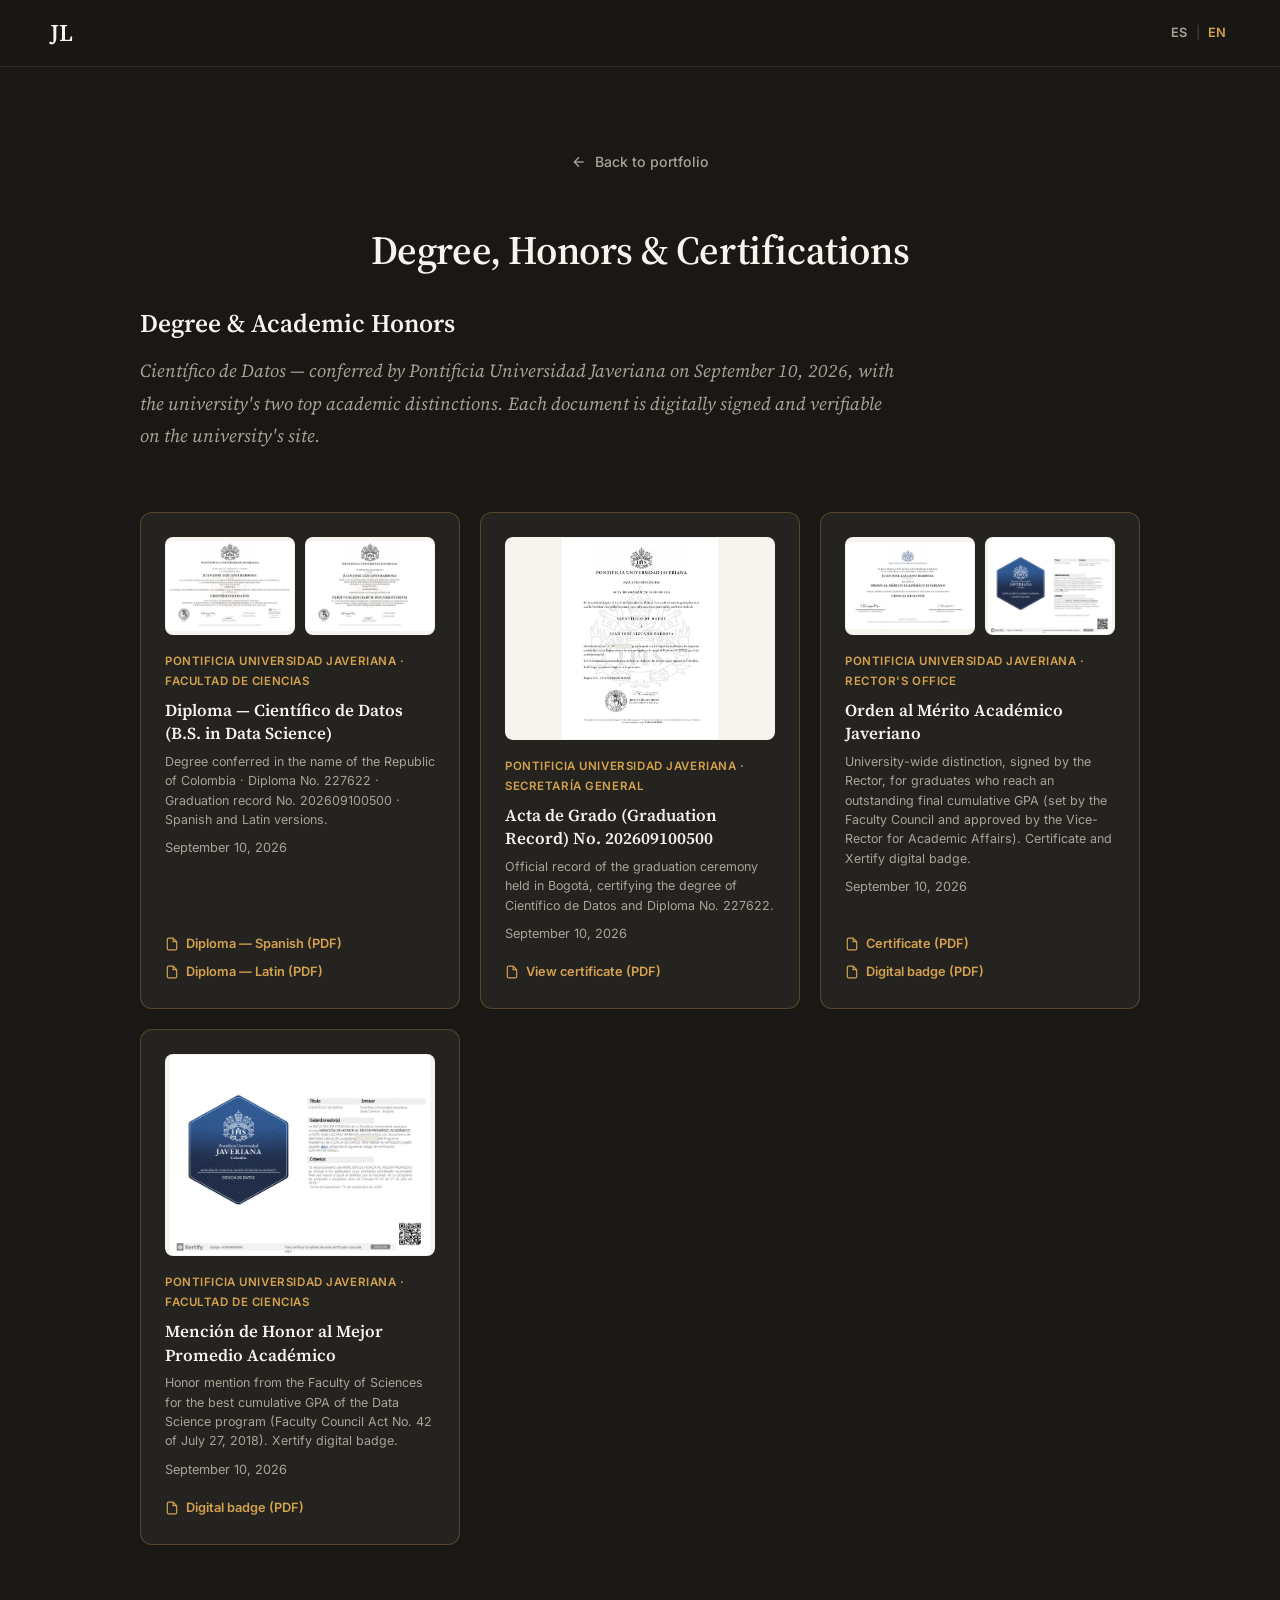
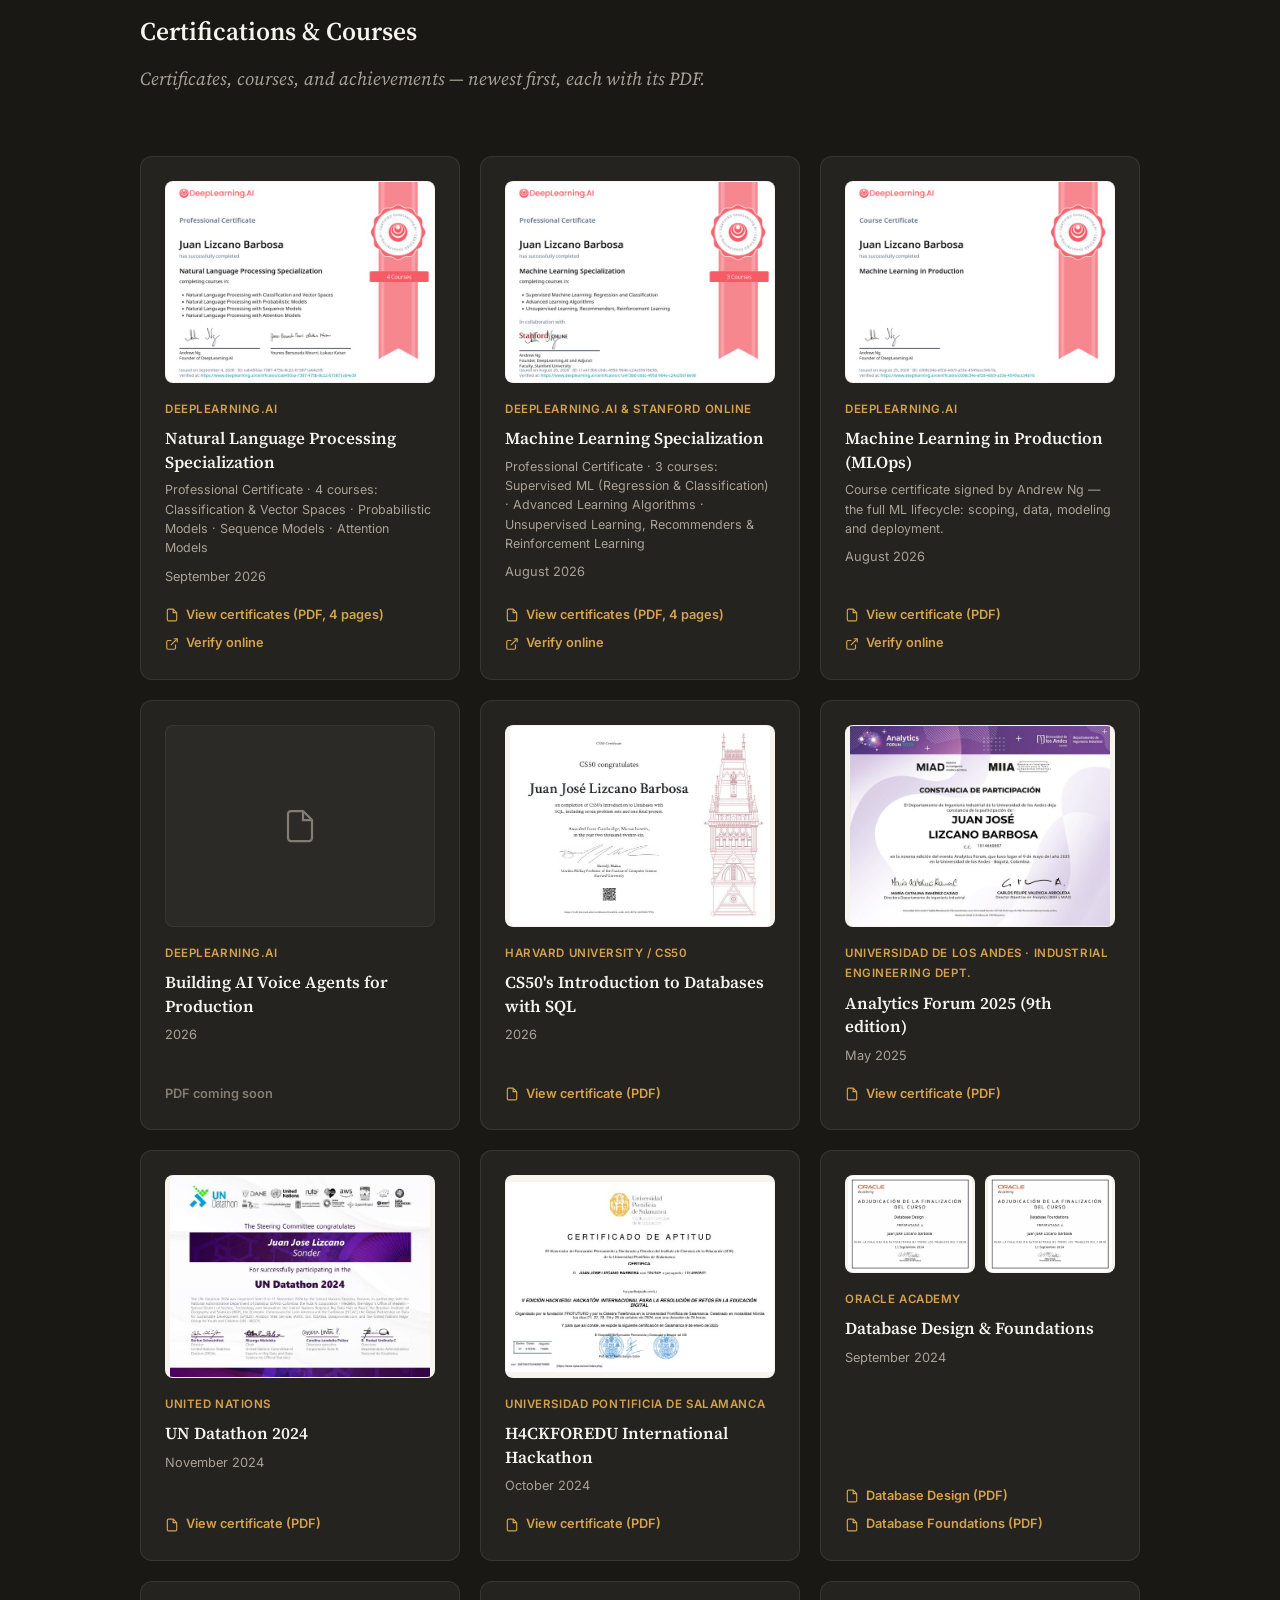
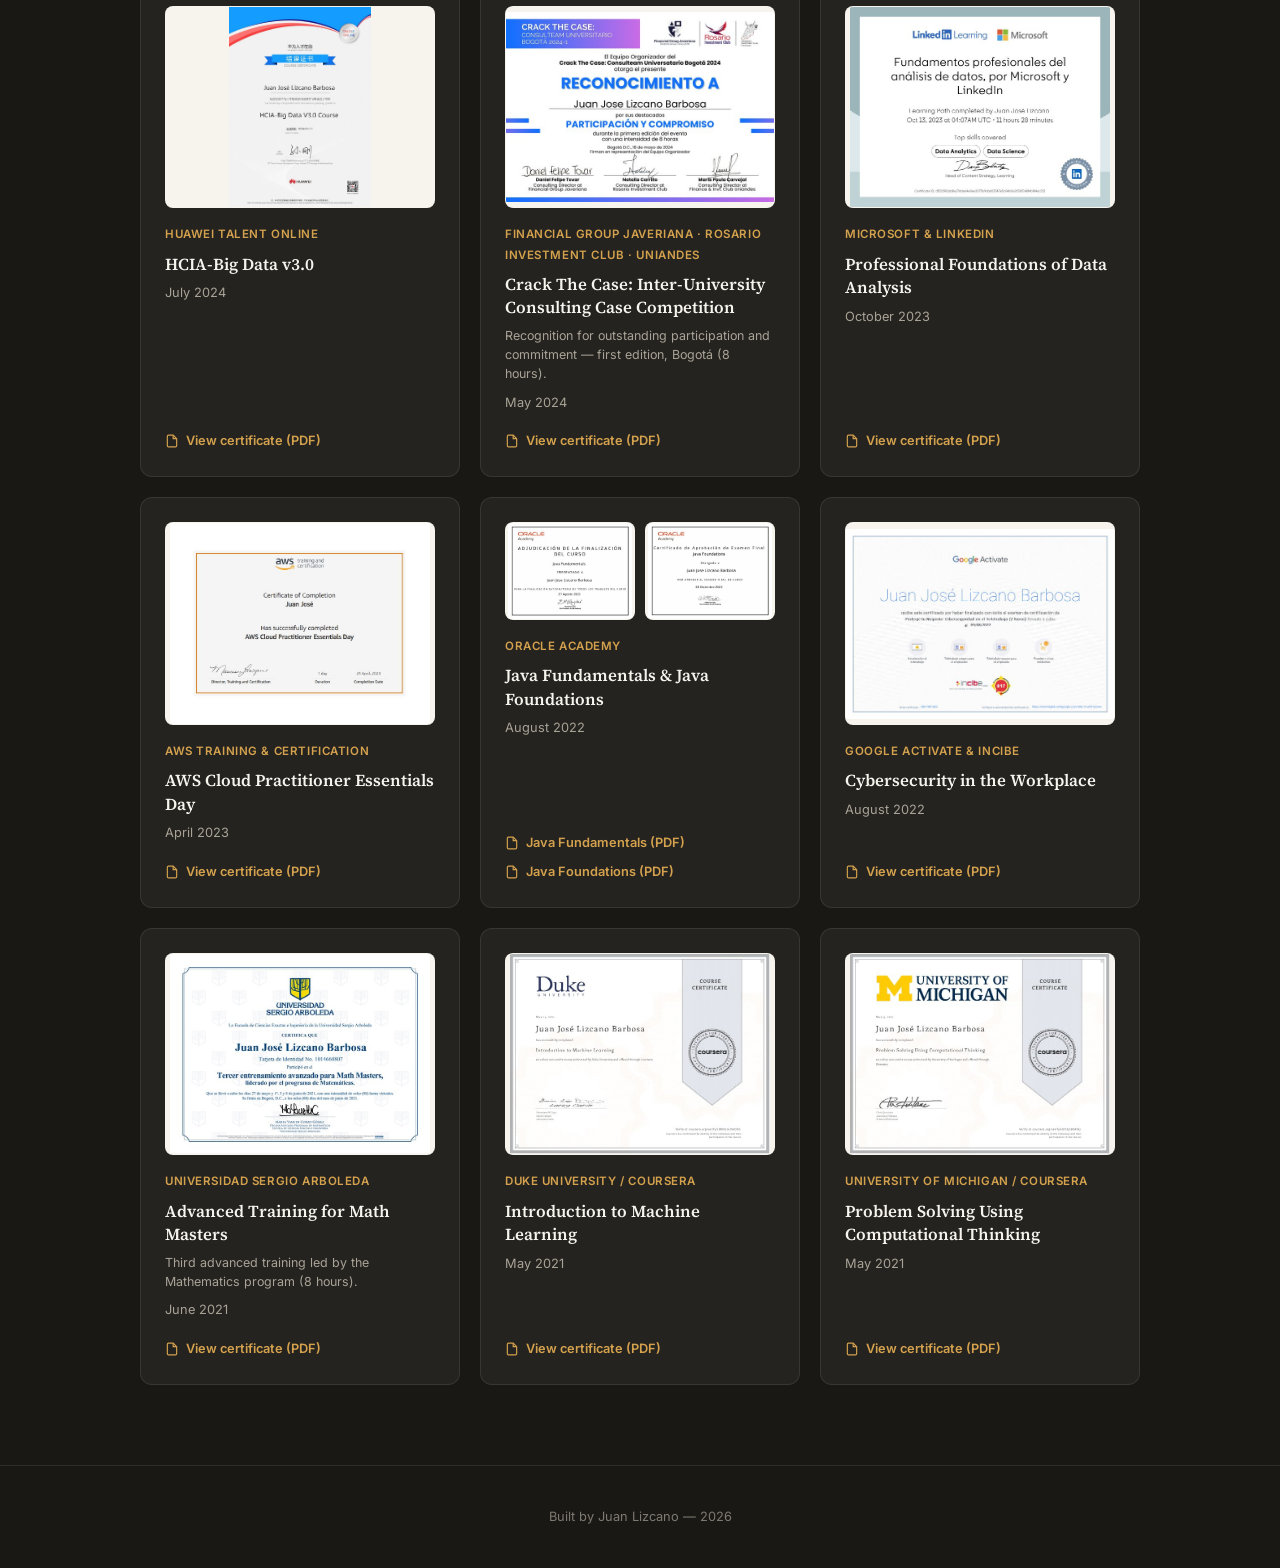
<file: certificados.html>
<!DOCTYPE html>
<html lang="en" class="no-js">
<head>
    <meta charset="UTF-8">
    <meta name="viewport" content="width=device-width, initial-scale=1.0">
    <title>Certifications & Courses | Juan Lizcano</title>
    <meta name="description" content="Certifications, courses, and achievements of Juan Lizcano Barbosa.">

    <!-- Favicon -->
    <link rel="icon" href="img/favicon.svg" type="image/svg+xml">
    <link rel="icon" type="image/png" sizes="32x32" href="img/favicon-32.png">
    <link rel="apple-touch-icon" href="img/apple-touch-icon.png">

    <!-- Google Fonts -->
    <link rel="preconnect" href="https://fonts.googleapis.com">
    <link rel="preconnect" href="https://fonts.gstatic.com" crossorigin>
    <link href="https://fonts.googleapis.com/css2?family=Inter:wght@400;500;600;700&family=Source+Serif+4:ital,opsz,wght@0,8..60,400;0,8..60,500;0,8..60,600;1,8..60,400&display=swap" rel="stylesheet">

    <!-- Styles -->
    <link rel="stylesheet" href="css/styles.css">
</head>
<body data-page="certs">

    <!-- Navigation (static, always solid) -->
    <nav id="navbar" class="scrolled">
        <a class="nav-logo" href="index.html">JL</a>
        <div class="nav-actions">
            <div class="lang-toggle" role="group" aria-label="Language / Idioma">
                <button type="button" class="lang-opt" data-lang="es">ES</button>
                <span class="lang-sep">|</span>
                <button type="button" class="lang-opt" data-lang="en">EN</button>
            </div>
        </div>
    </nav>

    <main class="main-container">
        <section id="certificates">
            <div class="content-wrapper">
                <a class="certs-back" href="index.html">
                    <svg width="16" height="16" viewBox="0 0 24 24" fill="none" stroke="currentColor" stroke-width="2"><line x1="19" y1="12" x2="5" y2="12"/><polyline points="12 19 5 12 12 5"/></svg>
                    <span data-i18n="certs.back">Back to portfolio</span>
                </a>

                <h2 data-i18n="certs.title">Degree, Honors &amp; Certifications</h2>

                <!-- ============================
                     DEGREE & ACADEMIC HONORS
                     Personal ID numbers are masked on the published copies.
                     ============================ -->
                <div id="honors" class="honors-block">
                    <h3 class="honors-title" data-i18n="honors.title">Degree &amp; Academic Honors</h3>
                    <p class="section-subtitle honors-subtitle" data-i18n="honors.subtitle">Científico de Datos — conferred by Pontificia Universidad Javeriana on September 10, 2026, with the university's two top academic distinctions. Each document is digitally signed and verifiable on the university's site.</p>

                    <div class="certs-grid honors-grid">
                        <div class="cert-card">
                            <div class="cert-thumb-row">
                                <a class="cert-thumb" href="honors/diploma-cientifico-de-datos.jpg" target="_blank" rel="noopener">
                                    <img src="honors/thumbs/diploma-cientifico-de-datos.jpg" alt="Diploma — Científico de Datos (Spanish)" width="640" height="448" loading="lazy">
                                </a>
                                <a class="cert-thumb" href="honors/diploma-latin.jpg" target="_blank" rel="noopener">
                                    <img src="honors/thumbs/diploma-latin.jpg" alt="Diploma — Peritus Scientiarum Documentorum (Latin)" width="640" height="448" loading="lazy">
                                </a>
                            </div>
                            <div class="cert-issuer">Pontificia Universidad Javeriana · Facultad de Ciencias</div>
                            <h4 data-i18n="honors.c1">Diploma — Científico de Datos (B.S. in Data Science)</h4>
                            <p class="cert-note" data-i18n="honors.n1">Degree conferred in the name of the Republic of Colombia · Diploma No. 227622 · Graduation record No. 202609100500 · Spanish and Latin versions.</p>
                            <div class="cert-date" data-i18n="honors.d1">September 10, 2026</div>
                            <a class="cert-pdf" href="honors/diploma-cientifico-de-datos.pdf" target="_blank" rel="noopener"><svg width="14" height="14" viewBox="0 0 24 24" fill="none" stroke="currentColor" stroke-width="2"><path d="M14 2H6a2 2 0 0 0-2 2v16a2 2 0 0 0 2 2h12a2 2 0 0 0 2-2V8z"/><polyline points="14 2 14 8 20 8"/></svg> <span data-i18n="honors.v1">Diploma — Spanish (PDF)</span></a>
                            <a class="cert-pdf" href="honors/diploma-latin.pdf" target="_blank" rel="noopener"><svg width="14" height="14" viewBox="0 0 24 24" fill="none" stroke="currentColor" stroke-width="2"><path d="M14 2H6a2 2 0 0 0-2 2v16a2 2 0 0 0 2 2h12a2 2 0 0 0 2-2V8z"/><polyline points="14 2 14 8 20 8"/></svg> <span data-i18n="honors.v2">Diploma — Latin (PDF)</span></a>
                        </div>

                        <div class="cert-card">
                            <a class="cert-thumb" href="honors/acta-de-grado.jpg" target="_blank" rel="noopener">
                                <img src="honors/thumbs/acta-de-grado.jpg" alt="Acta de Grado No. 202609100500 — graduation record" width="495" height="640" loading="lazy">
                            </a>
                            <div class="cert-issuer">Pontificia Universidad Javeriana · Secretaría General</div>
                            <h4 data-i18n="honors.c2">Acta de Grado (Graduation Record) No. 202609100500</h4>
                            <p class="cert-note" data-i18n="honors.n2">Official record of the graduation ceremony held in Bogotá, certifying the degree of Científico de Datos and Diploma No. 227622.</p>
                            <div class="cert-date" data-i18n="honors.d1">September 10, 2026</div>
                            <a class="cert-pdf" href="honors/acta-de-grado.pdf" target="_blank" rel="noopener"><svg width="14" height="14" viewBox="0 0 24 24" fill="none" stroke="currentColor" stroke-width="2"><path d="M14 2H6a2 2 0 0 0-2 2v16a2 2 0 0 0 2 2h12a2 2 0 0 0 2-2V8z"/><polyline points="14 2 14 8 20 8"/></svg> <span data-i18n="certs.view">View certificate (PDF)</span></a>
                        </div>

                        <div class="cert-card">
                            <div class="cert-thumb-row">
                                <a class="cert-thumb" href="honors/orden-merito-academico-certificado.jpg" target="_blank" rel="noopener">
                                    <img src="honors/thumbs/orden-merito-academico-certificado.jpg" alt="Orden al Mérito Académico Javeriano — certificate signed by the Rector" width="640" height="434" loading="lazy">
                                </a>
                                <a class="cert-thumb" href="honors/orden-merito-academico-badge.jpg" target="_blank" rel="noopener">
                                    <img src="honors/thumbs/orden-merito-academico-badge.jpg" alt="Orden al Mérito Académico Javeriano — Xertify digital badge" width="640" height="495" loading="lazy">
                                </a>
                            </div>
                            <div class="cert-issuer" data-i18n="honors.i3">Pontificia Universidad Javeriana · Rector's Office</div>
                            <h4>Orden al Mérito Académico Javeriano</h4>
                            <p class="cert-note" data-i18n="honors.n3">University-wide distinction, signed by the Rector, for graduates who reach an outstanding final cumulative GPA (set by the Faculty Council and approved by the Vice-Rector for Academic Affairs). Certificate and Xertify digital badge.</p>
                            <div class="cert-date" data-i18n="honors.d1">September 10, 2026</div>
                            <a class="cert-pdf" href="honors/orden-merito-academico-certificado.pdf" target="_blank" rel="noopener"><svg width="14" height="14" viewBox="0 0 24 24" fill="none" stroke="currentColor" stroke-width="2"><path d="M14 2H6a2 2 0 0 0-2 2v16a2 2 0 0 0 2 2h12a2 2 0 0 0 2-2V8z"/><polyline points="14 2 14 8 20 8"/></svg> <span data-i18n="honors.v3">Certificate (PDF)</span></a>
                            <a class="cert-pdf" href="honors/orden-merito-academico-badge.pdf" target="_blank" rel="noopener"><svg width="14" height="14" viewBox="0 0 24 24" fill="none" stroke="currentColor" stroke-width="2"><path d="M14 2H6a2 2 0 0 0-2 2v16a2 2 0 0 0 2 2h12a2 2 0 0 0 2-2V8z"/><polyline points="14 2 14 8 20 8"/></svg> <span data-i18n="honors.v4">Digital badge (PDF)</span></a>
                        </div>

                        <div class="cert-card">
                            <a class="cert-thumb" href="honors/mencion-honor-mejor-promedio-badge.jpg" target="_blank" rel="noopener">
                                <img src="honors/thumbs/mencion-honor-mejor-promedio-badge.jpg" alt="Mención de Honor al Mejor Promedio Académico — Xertify digital badge" width="640" height="495" loading="lazy">
                            </a>
                            <div class="cert-issuer">Pontificia Universidad Javeriana · Facultad de Ciencias</div>
                            <h4>Mención de Honor al Mejor Promedio Académico</h4>
                            <p class="cert-note" data-i18n="honors.n4">Honor mention from the Faculty of Sciences for the best cumulative GPA of the Data Science program (Faculty Council Act No. 42 of July 27, 2018). Xertify digital badge.</p>
                            <div class="cert-date" data-i18n="honors.d1">September 10, 2026</div>
                            <a class="cert-pdf" href="honors/mencion-honor-mejor-promedio-badge.pdf" target="_blank" rel="noopener"><svg width="14" height="14" viewBox="0 0 24 24" fill="none" stroke="currentColor" stroke-width="2"><path d="M14 2H6a2 2 0 0 0-2 2v16a2 2 0 0 0 2 2h12a2 2 0 0 0 2-2V8z"/><polyline points="14 2 14 8 20 8"/></svg> <span data-i18n="honors.v4">Digital badge (PDF)</span></a>
                        </div>
                    </div>
                </div>

                <h3 class="honors-title certs-title" data-i18n="certs.title2">Certifications &amp; Courses</h3>
                <p class="section-subtitle honors-subtitle" data-i18n="certs.subtitle">Certificates, courses, and achievements — newest first, each with its PDF.</p>

                <!--
                    To publish a certificate PDF:
                    1. Drop the file into the certs/ folder (e.g. certs/hcia-big-data.pdf).
                    2. Generate its thumbnail (first page, 640px wide) into certs/thumbs/:
                       pdftoppm -jpeg -jpegopt quality=82 -f 1 -l 1 -scale-to-x 640 -scale-to-y -1 certs/hcia-big-data.pdf certs/thumbs/hcia-big-data
                       mv certs/thumbs/hcia-big-data-1.jpg certs/thumbs/hcia-big-data.jpg
                    3. Replace the card's placeholder <div class="cert-thumb placeholder">…</div> with:
                       <a class="cert-thumb" href="certs/hcia-big-data.pdf" target="_blank" rel="noopener">
                           <img src="certs/thumbs/hcia-big-data.jpg" alt="HCIA-Big Data certificate" width="640" height="495" loading="lazy">
                       </a>
                       and the <span class="cert-pdf pending">…</span> with:
                       <a class="cert-pdf" href="certs/hcia-big-data.pdf" target="_blank" rel="noopener">
                           <span data-i18n="certs.view">View certificate (PDF)</span>
                       </a>
                -->
                <div class="certs-grid">
                    <div class="cert-card">
                        <a class="cert-thumb" href="certs/deeplearning-nlp-specialization.pdf" target="_blank" rel="noopener">
                            <img src="certs/thumbs/deeplearning-nlp-specialization.jpg" alt="Natural Language Processing Specialization certificate (DeepLearning.AI)" width="640" height="480" loading="lazy">
                        </a>
                        <div class="cert-issuer">DeepLearning.AI</div>
                        <h4 data-i18n="edu.cert12">Natural Language Processing Specialization</h4>
                        <p class="cert-note" data-i18n="edu.note12">Professional Certificate · 4 courses: Classification &amp; Vector Spaces · Probabilistic Models · Sequence Models · Attention Models</p>
                        <div class="cert-date" data-i18n="edu.cd12">September 2026</div>
                        <a class="cert-pdf" href="certs/deeplearning-nlp-specialization.pdf" target="_blank" rel="noopener"><svg width="14" height="14" viewBox="0 0 24 24" fill="none" stroke="currentColor" stroke-width="2"><path d="M14 2H6a2 2 0 0 0-2 2v16a2 2 0 0 0 2 2h12a2 2 0 0 0 2-2V8z"/><polyline points="14 2 14 8 20 8"/></svg> <span data-i18n="certs.view4">View certificates (PDF, 4 pages)</span></a>
                        <a class="cert-pdf" href="https://www.deeplearning.ai/certificates/cab450aa-7387-475b-8c22-615871a64e39" target="_blank" rel="noopener"><svg width="14" height="14" viewBox="0 0 24 24" fill="none" stroke="currentColor" stroke-width="2"><path d="M18 13v6a2 2 0 0 1-2 2H5a2 2 0 0 1-2-2V8a2 2 0 0 1 2-2h6"/><polyline points="15 3 21 3 21 9"/><line x1="10" y1="14" x2="21" y2="3"/></svg> <span data-i18n="certs.verify">Verify online</span></a>
                    </div>

                    <div class="cert-card">
                        <a class="cert-thumb" href="certs/deeplearning-ml-specialization.pdf" target="_blank" rel="noopener">
                            <img src="certs/thumbs/deeplearning-ml-specialization.jpg" alt="Machine Learning Specialization certificate (DeepLearning.AI and Stanford Online)" width="640" height="480" loading="lazy">
                        </a>
                        <div class="cert-issuer">DeepLearning.AI &amp; Stanford Online</div>
                        <h4 data-i18n="edu.cert13">Machine Learning Specialization</h4>
                        <p class="cert-note" data-i18n="edu.note13">Professional Certificate · 3 courses: Supervised ML (Regression &amp; Classification) · Advanced Learning Algorithms · Unsupervised Learning, Recommenders &amp; Reinforcement Learning</p>
                        <div class="cert-date" data-i18n="edu.cd13">August 2026</div>
                        <a class="cert-pdf" href="certs/deeplearning-ml-specialization.pdf" target="_blank" rel="noopener"><svg width="14" height="14" viewBox="0 0 24 24" fill="none" stroke="currentColor" stroke-width="2"><path d="M14 2H6a2 2 0 0 0-2 2v16a2 2 0 0 0 2 2h12a2 2 0 0 0 2-2V8z"/><polyline points="14 2 14 8 20 8"/></svg> <span data-i18n="certs.view4">View certificates (PDF, 4 pages)</span></a>
                        <a class="cert-pdf" href="https://www.deeplearning.ai/certificates/c1a413b6-cbdc-495d-964e-c24a35618e98" target="_blank" rel="noopener"><svg width="14" height="14" viewBox="0 0 24 24" fill="none" stroke="currentColor" stroke-width="2"><path d="M18 13v6a2 2 0 0 1-2 2H5a2 2 0 0 1-2-2V8a2 2 0 0 1 2-2h6"/><polyline points="15 3 21 3 21 9"/><line x1="10" y1="14" x2="21" y2="3"/></svg> <span data-i18n="certs.verify">Verify online</span></a>
                    </div>

                    <div class="cert-card">
                        <a class="cert-thumb" href="certs/deeplearning-ml-in-production.pdf" target="_blank" rel="noopener">
                            <img src="certs/thumbs/deeplearning-ml-in-production.jpg" alt="Machine Learning in Production certificate (DeepLearning.AI)" width="640" height="480" loading="lazy">
                        </a>
                        <div class="cert-issuer">DeepLearning.AI</div>
                        <h4 data-i18n="edu.cert14">Machine Learning in Production (MLOps)</h4>
                        <p class="cert-note" data-i18n="edu.note14">Course certificate signed by Andrew Ng — the full ML lifecycle: scoping, data, modeling and deployment.</p>
                        <div class="cert-date" data-i18n="edu.cd13">August 2026</div>
                        <a class="cert-pdf" href="certs/deeplearning-ml-in-production.pdf" target="_blank" rel="noopener"><svg width="14" height="14" viewBox="0 0 24 24" fill="none" stroke="currentColor" stroke-width="2"><path d="M14 2H6a2 2 0 0 0-2 2v16a2 2 0 0 0 2 2h12a2 2 0 0 0 2-2V8z"/><polyline points="14 2 14 8 20 8"/></svg> <span data-i18n="certs.view">View certificate (PDF)</span></a>
                        <a class="cert-pdf" href="https://www.deeplearning.ai/certificates/c008c34e-ef2d-4dc9-a33e-4549acc34b1b" target="_blank" rel="noopener"><svg width="14" height="14" viewBox="0 0 24 24" fill="none" stroke="currentColor" stroke-width="2"><path d="M18 13v6a2 2 0 0 1-2 2H5a2 2 0 0 1-2-2V8a2 2 0 0 1 2-2h6"/><polyline points="15 3 21 3 21 9"/><line x1="10" y1="14" x2="21" y2="3"/></svg> <span data-i18n="certs.verify">Verify online</span></a>
                    </div>

                    <div class="cert-card">
                        <div class="cert-thumb placeholder" aria-hidden="true">
                            <svg width="36" height="36" viewBox="0 0 24 24" fill="none" stroke="currentColor" stroke-width="1.5"><path d="M14 2H6a2 2 0 0 0-2 2v16a2 2 0 0 0 2 2h12a2 2 0 0 0 2-2V8z"/><polyline points="14 2 14 8 20 8"/></svg>
                        </div>
                        <div class="cert-issuer">DeepLearning.AI</div>
                        <h4 data-i18n="edu.cert15">Building AI Voice Agents for Production</h4>
                        <div class="cert-date">2026</div>
                        <span class="cert-pdf pending" data-i18n="certs.soon">PDF coming soon</span>
                    </div>

                    <div class="cert-card">
                        <a class="cert-thumb" href="certs/harvard-cs50-sql.pdf" target="_blank" rel="noopener">
                            <img src="certs/thumbs/harvard-cs50-sql.jpg" alt="CS50 Introduction to Databases with SQL certificate" width="640" height="495" loading="lazy">
                        </a>
                        <div class="cert-issuer">Harvard University / CS50</div>
                        <h4 data-i18n="edu.cert10">CS50's Introduction to Databases with SQL</h4>
                        <div class="cert-date">2026</div>
                        <a class="cert-pdf" href="certs/harvard-cs50-sql.pdf" target="_blank" rel="noopener"><svg width="14" height="14" viewBox="0 0 24 24" fill="none" stroke="currentColor" stroke-width="2"><path d="M14 2H6a2 2 0 0 0-2 2v16a2 2 0 0 0 2 2h12a2 2 0 0 0 2-2V8z"/><polyline points="14 2 14 8 20 8"/></svg> <span data-i18n="certs.view">View certificate (PDF)</span></a>
                    </div>

                    <div class="cert-card">
                        <a class="cert-thumb" href="certs/uniandes-analytics-forum-2025.pdf" target="_blank" rel="noopener">
                            <img src="certs/thumbs/uniandes-analytics-forum-2025.jpg" alt="Analytics Forum 2025 participation certificate (Universidad de los Andes)" width="640" height="494" loading="lazy">
                        </a>
                        <div class="cert-issuer" data-i18n="edu.iss16">Universidad de los Andes · Industrial Engineering Dept.</div>
                        <h4 data-i18n="edu.cert16">Analytics Forum 2025 (9th edition)</h4>
                        <div class="cert-date" data-i18n="edu.cd16">May 2025</div>
                        <a class="cert-pdf" href="certs/uniandes-analytics-forum-2025.pdf" target="_blank" rel="noopener"><svg width="14" height="14" viewBox="0 0 24 24" fill="none" stroke="currentColor" stroke-width="2"><path d="M14 2H6a2 2 0 0 0-2 2v16a2 2 0 0 0 2 2h12a2 2 0 0 0 2-2V8z"/><polyline points="14 2 14 8 20 8"/></svg> <span data-i18n="certs.view">View certificate (PDF)</span></a>
                    </div>

                    <div class="cert-card">
                        <a class="cert-thumb" href="certs/un-datathon-2024.pdf" target="_blank" rel="noopener">
                            <img src="certs/thumbs/un-datathon-2024.jpg" alt="UN Datathon 2024 certificate" width="640" height="495" loading="lazy">
                        </a>
                        <div class="cert-issuer" data-i18n="edu.iss6">United Nations</div>
                        <h4>UN Datathon 2024</h4>
                        <div class="cert-date" data-i18n="edu.cd6">November 2024</div>
                        <a class="cert-pdf" href="certs/un-datathon-2024.pdf" target="_blank" rel="noopener"><svg width="14" height="14" viewBox="0 0 24 24" fill="none" stroke="currentColor" stroke-width="2"><path d="M14 2H6a2 2 0 0 0-2 2v16a2 2 0 0 0 2 2h12a2 2 0 0 0 2-2V8z"/><polyline points="14 2 14 8 20 8"/></svg> <span data-i18n="certs.view">View certificate (PDF)</span></a>
                    </div>

                    <div class="cert-card">
                        <a class="cert-thumb" href="certs/h4ckforedu-2024.pdf" target="_blank" rel="noopener">
                            <img src="certs/thumbs/h4ckforedu-2024.jpg" alt="H4CKFOREDU International Hackathon certificate" width="640" height="453" loading="lazy">
                        </a>
                        <div class="cert-issuer">Universidad Pontificia de Salamanca</div>
                        <h4 data-i18n="edu.cert5">H4CKFOREDU International Hackathon</h4>
                        <div class="cert-date" data-i18n="edu.cd5">October 2024</div>
                        <a class="cert-pdf" href="certs/h4ckforedu-2024.pdf" target="_blank" rel="noopener"><svg width="14" height="14" viewBox="0 0 24 24" fill="none" stroke="currentColor" stroke-width="2"><path d="M14 2H6a2 2 0 0 0-2 2v16a2 2 0 0 0 2 2h12a2 2 0 0 0 2-2V8z"/><polyline points="14 2 14 8 20 8"/></svg> <span data-i18n="certs.view">View certificate (PDF)</span></a>
                    </div>

                    <div class="cert-card">
                        <div class="cert-thumb-row">
                            <a class="cert-thumb" href="certs/oracle-database-design.pdf" target="_blank" rel="noopener">
                                <img src="certs/thumbs/oracle-database-design.jpg" alt="Oracle Database Design certificate" width="640" height="495" loading="lazy">
                            </a>
                            <a class="cert-thumb" href="certs/oracle-database-foundations.pdf" target="_blank" rel="noopener">
                                <img src="certs/thumbs/oracle-database-foundations.jpg" alt="Oracle Database Foundations certificate" width="640" height="495" loading="lazy">
                            </a>
                        </div>
                        <div class="cert-issuer">Oracle Academy</div>
                        <h4 data-i18n="edu.cert3">Database Design &amp; Foundations</h4>
                        <div class="cert-date" data-i18n="edu.cd3">September 2024</div>
                        <a class="cert-pdf" href="certs/oracle-database-design.pdf" target="_blank" rel="noopener"><svg width="14" height="14" viewBox="0 0 24 24" fill="none" stroke="currentColor" stroke-width="2"><path d="M14 2H6a2 2 0 0 0-2 2v16a2 2 0 0 0 2 2h12a2 2 0 0 0 2-2V8z"/><polyline points="14 2 14 8 20 8"/></svg> Database Design (PDF)</a>
                        <a class="cert-pdf" href="certs/oracle-database-foundations.pdf" target="_blank" rel="noopener"><svg width="14" height="14" viewBox="0 0 24 24" fill="none" stroke="currentColor" stroke-width="2"><path d="M14 2H6a2 2 0 0 0-2 2v16a2 2 0 0 0 2 2h12a2 2 0 0 0 2-2V8z"/><polyline points="14 2 14 8 20 8"/></svg> Database Foundations (PDF)</a>
                    </div>

                    <div class="cert-card">
                        <a class="cert-thumb" href="certs/hcia-big-data.pdf" target="_blank" rel="noopener">
                            <img src="certs/thumbs/hcia-big-data.jpg" alt="HCIA-Big Data V3.0 course certificate (Huawei Talent Online)" width="640" height="906" loading="lazy">
                        </a>
                        <div class="cert-issuer">Huawei Talent Online</div>
                        <h4>HCIA-Big Data v3.0</h4>
                        <div class="cert-date" data-i18n="edu.cd1">July 2024</div>
                        <a class="cert-pdf" href="certs/hcia-big-data.pdf" target="_blank" rel="noopener"><svg width="14" height="14" viewBox="0 0 24 24" fill="none" stroke="currentColor" stroke-width="2"><path d="M14 2H6a2 2 0 0 0-2 2v16a2 2 0 0 0 2 2h12a2 2 0 0 0 2-2V8z"/><polyline points="14 2 14 8 20 8"/></svg> <span data-i18n="certs.view">View certificate (PDF)</span></a>
                    </div>

                    <div class="cert-card">
                        <a class="cert-thumb" href="certs/crack-the-case-2024.pdf" target="_blank" rel="noopener">
                            <img src="certs/thumbs/crack-the-case-2024.jpg" alt="Crack The Case 2024 recognition certificate" width="640" height="452" loading="lazy">
                        </a>
                        <div class="cert-issuer">Financial Group Javeriana · Rosario Investment Club · Uniandes</div>
                        <h4 data-i18n="edu.cert17">Crack The Case: Inter-University Consulting Case Competition</h4>
                        <p class="cert-note" data-i18n="edu.note17">Recognition for outstanding participation and commitment — first edition, Bogotá (8 hours).</p>
                        <div class="cert-date" data-i18n="edu.cd17">May 2024</div>
                        <a class="cert-pdf" href="certs/crack-the-case-2024.pdf" target="_blank" rel="noopener"><svg width="14" height="14" viewBox="0 0 24 24" fill="none" stroke="currentColor" stroke-width="2"><path d="M14 2H6a2 2 0 0 0-2 2v16a2 2 0 0 0 2 2h12a2 2 0 0 0 2-2V8z"/><polyline points="14 2 14 8 20 8"/></svg> <span data-i18n="certs.view">View certificate (PDF)</span></a>
                    </div>

                    <div class="cert-card">
                        <a class="cert-thumb" href="certs/microsoft-linkedin-data-analysis.pdf" target="_blank" rel="noopener">
                            <img src="certs/thumbs/microsoft-linkedin-data-analysis.jpg" alt="Professional Foundations of Data Analysis certificate" width="640" height="495" loading="lazy">
                        </a>
                        <div class="cert-issuer">Microsoft &amp; LinkedIn</div>
                        <h4 data-i18n="edu.cert4">Professional Foundations of Data Analysis</h4>
                        <div class="cert-date" data-i18n="edu.cd4">October 2023</div>
                        <a class="cert-pdf" href="certs/microsoft-linkedin-data-analysis.pdf" target="_blank" rel="noopener"><svg width="14" height="14" viewBox="0 0 24 24" fill="none" stroke="currentColor" stroke-width="2"><path d="M14 2H6a2 2 0 0 0-2 2v16a2 2 0 0 0 2 2h12a2 2 0 0 0 2-2V8z"/><polyline points="14 2 14 8 20 8"/></svg> <span data-i18n="certs.view">View certificate (PDF)</span></a>
                    </div>

                    <div class="cert-card">
                        <a class="cert-thumb" href="certs/aws-cloud-practitioner-essentials.pdf" target="_blank" rel="noopener">
                            <img src="certs/thumbs/aws-cloud-practitioner-essentials.jpg" alt="AWS Cloud Practitioner Essentials Day certificate" width="640" height="495" loading="lazy">
                        </a>
                        <div class="cert-issuer">AWS Training &amp; Certification</div>
                        <h4>AWS Cloud Practitioner Essentials Day</h4>
                        <div class="cert-date" data-i18n="edu.cd11">April 2023</div>
                        <a class="cert-pdf" href="certs/aws-cloud-practitioner-essentials.pdf" target="_blank" rel="noopener"><svg width="14" height="14" viewBox="0 0 24 24" fill="none" stroke="currentColor" stroke-width="2"><path d="M14 2H6a2 2 0 0 0-2 2v16a2 2 0 0 0 2 2h12a2 2 0 0 0 2-2V8z"/><polyline points="14 2 14 8 20 8"/></svg> <span data-i18n="certs.view">View certificate (PDF)</span></a>
                    </div>

                    <div class="cert-card">
                        <div class="cert-thumb-row">
                            <a class="cert-thumb" href="certs/oracle-java-fundamentals.pdf" target="_blank" rel="noopener">
                                <img src="certs/thumbs/oracle-java-fundamentals.jpg" alt="Oracle Java Fundamentals certificate" width="640" height="495" loading="lazy">
                            </a>
                            <a class="cert-thumb" href="certs/oracle-java-foundations.pdf" target="_blank" rel="noopener">
                                <img src="certs/thumbs/oracle-java-foundations.jpg" alt="Oracle Java Foundations certificate" width="640" height="495" loading="lazy">
                            </a>
                        </div>
                        <div class="cert-issuer">Oracle Academy</div>
                        <h4>Java Fundamentals &amp; Java Foundations</h4>
                        <div class="cert-date" data-i18n="edu.cd8">August 2022</div>
                        <a class="cert-pdf" href="certs/oracle-java-fundamentals.pdf" target="_blank" rel="noopener"><svg width="14" height="14" viewBox="0 0 24 24" fill="none" stroke="currentColor" stroke-width="2"><path d="M14 2H6a2 2 0 0 0-2 2v16a2 2 0 0 0 2 2h12a2 2 0 0 0 2-2V8z"/><polyline points="14 2 14 8 20 8"/></svg> Java Fundamentals (PDF)</a>
                        <a class="cert-pdf" href="certs/oracle-java-foundations.pdf" target="_blank" rel="noopener"><svg width="14" height="14" viewBox="0 0 24 24" fill="none" stroke="currentColor" stroke-width="2"><path d="M14 2H6a2 2 0 0 0-2 2v16a2 2 0 0 0 2 2h12a2 2 0 0 0 2-2V8z"/><polyline points="14 2 14 8 20 8"/></svg> Java Foundations (PDF)</a>
                    </div>

                    <div class="cert-card">
                        <a class="cert-thumb" href="certs/google-incibe-cybersecurity.pdf" target="_blank" rel="noopener">
                            <img src="certs/thumbs/google-incibe-cybersecurity.jpg" alt="Cybersecurity in the Workplace certificate" width="640" height="453" loading="lazy">
                        </a>
                        <div class="cert-issuer">Google Activate &amp; INCIBE</div>
                        <h4 data-i18n="edu.cert9">Cybersecurity in the Workplace</h4>
                        <div class="cert-date" data-i18n="edu.cd9">August 2022</div>
                        <a class="cert-pdf" href="certs/google-incibe-cybersecurity.pdf" target="_blank" rel="noopener"><svg width="14" height="14" viewBox="0 0 24 24" fill="none" stroke="currentColor" stroke-width="2"><path d="M14 2H6a2 2 0 0 0-2 2v16a2 2 0 0 0 2 2h12a2 2 0 0 0 2-2V8z"/><polyline points="14 2 14 8 20 8"/></svg> <span data-i18n="certs.view">View certificate (PDF)</span></a>
                    </div>

                    <div class="cert-card">
                        <a class="cert-thumb" href="certs/sergio-arboleda-math-masters-2021.pdf" target="_blank" rel="noopener">
                            <img src="certs/thumbs/sergio-arboleda-math-masters-2021.jpg" alt="Advanced Training for Math Masters certificate (Universidad Sergio Arboleda)" width="640" height="495" loading="lazy">
                        </a>
                        <div class="cert-issuer">Universidad Sergio Arboleda</div>
                        <h4 data-i18n="edu.cert18">Advanced Training for Math Masters</h4>
                        <p class="cert-note" data-i18n="edu.note18">Third advanced training led by the Mathematics program (8 hours).</p>
                        <div class="cert-date" data-i18n="edu.cd18">June 2021</div>
                        <a class="cert-pdf" href="certs/sergio-arboleda-math-masters-2021.pdf" target="_blank" rel="noopener"><svg width="14" height="14" viewBox="0 0 24 24" fill="none" stroke="currentColor" stroke-width="2"><path d="M14 2H6a2 2 0 0 0-2 2v16a2 2 0 0 0 2 2h12a2 2 0 0 0 2-2V8z"/><polyline points="14 2 14 8 20 8"/></svg> <span data-i18n="certs.view">View certificate (PDF)</span></a>
                    </div>

                    <div class="cert-card">
                        <a class="cert-thumb" href="certs/duke-intro-machine-learning.pdf" target="_blank" rel="noopener">
                            <img src="certs/thumbs/duke-intro-machine-learning.jpg" alt="Introduction to Machine Learning certificate" width="640" height="495" loading="lazy">
                        </a>
                        <div class="cert-issuer">Duke University / Coursera</div>
                        <h4 data-i18n="edu.cert2">Introduction to Machine Learning</h4>
                        <div class="cert-date" data-i18n="edu.cd2">May 2021</div>
                        <a class="cert-pdf" href="certs/duke-intro-machine-learning.pdf" target="_blank" rel="noopener"><svg width="14" height="14" viewBox="0 0 24 24" fill="none" stroke="currentColor" stroke-width="2"><path d="M14 2H6a2 2 0 0 0-2 2v16a2 2 0 0 0 2 2h12a2 2 0 0 0 2-2V8z"/><polyline points="14 2 14 8 20 8"/></svg> <span data-i18n="certs.view">View certificate (PDF)</span></a>
                    </div>

                    <div class="cert-card">
                        <a class="cert-thumb" href="certs/umich-computational-thinking.pdf" target="_blank" rel="noopener">
                            <img src="certs/thumbs/umich-computational-thinking.jpg" alt="Problem Solving Using Computational Thinking certificate" width="640" height="495" loading="lazy">
                        </a>
                        <div class="cert-issuer">University of Michigan / Coursera</div>
                        <h4 data-i18n="edu.cert7">Problem Solving Using Computational Thinking</h4>
                        <div class="cert-date" data-i18n="edu.cd7">May 2021</div>
                        <a class="cert-pdf" href="certs/umich-computational-thinking.pdf" target="_blank" rel="noopener"><svg width="14" height="14" viewBox="0 0 24 24" fill="none" stroke="currentColor" stroke-width="2"><path d="M14 2H6a2 2 0 0 0-2 2v16a2 2 0 0 0 2 2h12a2 2 0 0 0 2-2V8z"/><polyline points="14 2 14 8 20 8"/></svg> <span data-i18n="certs.view">View certificate (PDF)</span></a>
                    </div>
                </div>
            </div>
        </section>
    </main>

    <!-- Footer -->
    <footer>
        <p class="footer-copy" data-i18n="footer.copy">Built by Juan Lizcano &mdash; 2026</p>
    </footer>

    <!-- Scripts -->
    <script src="js/i18n.js" defer></script>

</body>
</html>
</file>
<file: css/styles.css>
/* ============================================
   Portfolio - Juan Lizcano Barbosa
   styles.css
   --------------------------------------------
   Editorial look: serif body (Source Serif 4) at a
   comfortable reading size, Inter for UI labels,
   warm dark palette with a single muted-gold accent.
   ============================================ */

/* --- Design Tokens --- */
:root {
    --bg-primary: #1a1815;
    --bg-secondary: #201d19;
    --bg-card: #262219;
    --bg-glass: rgba(245, 240, 232, 0.05);
    --bg-glass-hover: rgba(245, 240, 232, 0.1);
    --text-primary: #e6e2da;
    --text-secondary: #a9a397;
    --text-highlight: #f7f4ee;
    --accent: #d4a24e;
    --accent-hover: #ba8a35;
    --accent-glow: rgba(212, 162, 78, 0.35);
    --border-subtle: rgba(245, 240, 232, 0.09);
    --border-hover: rgba(245, 240, 232, 0.22);
    --font-serif: 'Source Serif 4', Georgia, 'Times New Roman', serif;
    --font-sans: 'Inter', -apple-system, BlinkMacSystemFont, sans-serif;
    --radius-sm: 8px;
    --radius-md: 12px;
    --radius-lg: 16px;
    --transition: 0.3s ease;
}

/* --- Reset --- */
*, *::before, *::after { box-sizing: border-box; margin: 0; padding: 0; }
html { scroll-behavior: smooth; }
body {
    font-family: var(--font-serif);
    font-size: 1.0625rem; /* 17px — comfortable reading size */
    background-color: var(--bg-primary);
    color: var(--text-primary);
    overflow-x: hidden;
    line-height: 1.75;
}
a { color: inherit; text-decoration: none; }
img { max-width: 100%; display: block; }

/* --- Particles Background --- */
#particles-js {
    position: fixed;
    inset: 0;
    z-index: 0;
}

/* --- Main Container --- */
.main-container {
    position: relative;
    z-index: 1;
}

/* ============================================
   NAVIGATION
   ============================================ */
nav {
    position: fixed;
    top: 0;
    left: 0;
    width: 100%;
    padding: 20px 50px;
    display: flex;
    justify-content: space-between;
    align-items: center;
    z-index: 1000;
    font-family: var(--font-sans);
    transition: background-color var(--transition), padding var(--transition);
}
nav.scrolled {
    background-color: rgba(26, 24, 21, 0.92);
    backdrop-filter: blur(20px);
    -webkit-backdrop-filter: blur(20px);
    padding: 12px 50px;
    border-bottom: 1px solid var(--border-subtle);
}
.nav-logo {
    font-family: var(--font-serif);
    font-weight: 600;
    font-size: 1.5rem;
    color: var(--text-highlight);
    letter-spacing: -0.02em;
}
.nav-links {
    display: flex;
    gap: 32px;
    align-items: center;
}
.nav-links a {
    color: var(--text-secondary);
    font-weight: 500;
    font-size: 0.9rem;
    letter-spacing: 0.02em;
    transition: color var(--transition);
    position: relative;
}
.nav-links a::after {
    content: '';
    position: absolute;
    bottom: -4px;
    left: 0;
    width: 0;
    height: 2px;
    background: var(--accent);
    transition: width var(--transition);
}
.nav-links a:hover,
.nav-links a.active {
    color: var(--text-highlight);
}
.nav-links a.active::after,
.nav-links a:hover::after {
    width: 100%;
}

/* LinkedIn icon link (no underline effect) */
.nav-linkedin {
    display: inline-flex;
    align-items: center;
}
.nav-linkedin::after { display: none; }
.nav-linkedin svg { display: block; }
.nav-linkedin:hover { color: var(--accent); }

/* Right-side nav cluster: language toggle + hamburger */
.nav-actions {
    display: flex;
    align-items: center;
    gap: 18px;
}
.lang-toggle {
    display: flex;
    align-items: center;
    gap: 5px;
    user-select: none;
}
.lang-opt {
    background: none;
    border: none;
    padding: 2px 3px;
    cursor: pointer;
    font-family: inherit;
    font-size: 0.8rem;
    font-weight: 600;
    letter-spacing: 0.04em;
    color: var(--text-secondary);
    transition: color var(--transition);
}
.lang-opt:hover { color: var(--text-highlight); }
.lang-opt.active { color: var(--accent); }
.lang-sep { color: var(--border-hover); font-size: 0.8rem; }

/* ============================================
   SECTIONS - COMMON
   ============================================ */
section {
    min-height: 100vh;
    display: flex;
    justify-content: center;
    align-items: center;
    padding: 120px 40px;
    position: relative;
}
.content-wrapper {
    max-width: 1000px;
    width: 100%;
    text-align: center;
}
h2 {
    font-family: var(--font-serif);
    font-size: 2.5rem;
    font-weight: 600;
    margin-bottom: 16px;
    letter-spacing: -0.01em;
    color: var(--text-highlight);
}
.section-subtitle {
    font-family: var(--font-serif);
    font-style: italic;
    color: var(--text-secondary);
    font-size: 1.15rem;
    margin-bottom: 60px;
    max-width: 620px;
    margin-left: auto;
    margin-right: auto;
}
h3 {
    font-family: var(--font-serif);
    font-size: 1.45rem;
    font-weight: 600;
    color: var(--text-highlight);
    margin-bottom: 16px;
}

/* Previously an animated silver gradient — now calm, plain text. */
.gradient-text {
    color: var(--text-highlight);
}

/* ============================================
   HERO SECTION
   ============================================ */
#home {
    padding: 0;
    overflow: hidden;
}
#vanta-hero {
    position: absolute;
    inset: 0;
    z-index: 1;
}
.hero-text {
    position: relative;
    z-index: 2;
    text-align: center;
}
.hero-text h1 {
    font-family: var(--font-serif);
    font-size: 4.2rem;
    font-weight: 600;
    color: var(--text-highlight);
    margin: 0;
    text-shadow: 0 0 30px rgba(0, 0, 0, 0.6);
    letter-spacing: -0.015em;
}
.hero-text p {
    font-family: var(--font-serif);
    font-style: italic;
    font-size: 1.45rem;
    color: var(--text-primary);
    text-shadow: 0 0 15px rgba(0, 0, 0, 0.6);
    min-height: 2.2rem;
    margin-top: 12px;
}
.typing-cursor {
    display: inline-block;
    width: 3px;
    height: 1.4rem;
    background-color: var(--accent);
    margin-left: 2px;
    animation: blink 0.7s infinite;
    vertical-align: text-bottom;
}
@keyframes blink { 50% { opacity: 0; } }

/* Hero CV button */
.hero-cv {
    display: inline-flex;
    align-items: center;
    gap: 9px;
    margin-top: 28px;
    padding: 12px 26px;
    border-radius: 30px;
    background: rgba(245, 240, 232, 0.06);
    border: 1px solid var(--border-hover);
    color: var(--text-highlight);
    font-family: var(--font-sans);
    font-weight: 600;
    font-size: 0.9rem;
    backdrop-filter: blur(6px);
    transition: all var(--transition);
}
.hero-cv:hover {
    background: var(--accent);
    border-color: var(--accent);
    transform: translateY(-3px);
    box-shadow: 0 10px 30px rgba(212, 162, 78, 0.35);
}

.scroll-indicator {
    position: absolute;
    bottom: 40px;
    left: 50%;
    transform: translateX(-50%);
    z-index: 2;
    animation: bounce 2s infinite;
    opacity: 0.6;
}
.scroll-indicator svg {
    width: 24px;
    height: 24px;
    fill: var(--text-primary);
}
@keyframes bounce {
    0%, 20%, 50%, 80%, 100% { transform: translateX(-50%) translateY(0); }
    40% { transform: translateX(-50%) translateY(-10px); }
    60% { transform: translateX(-50%) translateY(-5px); }
}

/* ============================================
   ABOUT SECTION
   ============================================ */
#about .intro-text {
    font-size: 1.2rem;
    line-height: 1.85;
    color: var(--text-primary);
    max-width: 680px;
    margin: 0 auto 56px auto;
    text-align: center;
}

/* Coverflow photo carousel (3D ring painted from js/main.js) */
.coverflow {
    position: relative;
    max-width: 760px;
    margin: 0 auto;
    /* Card width drives pitch, depth and perspective. */
    --cf-card: clamp(190px, 28vw, 300px);
}
.coverflow-frame {
    position: relative;
    overflow: hidden;
    padding: 36px 0 26px;
    cursor: grab;
    outline: none;
    perspective: calc(var(--cf-card) * 3);
    touch-action: pan-y; /* horizontal drag is ours; the page keeps scrolling */
}
.coverflow-frame:active { cursor: grabbing; }
.coverflow-frame:focus-visible {
    outline: 2px solid var(--accent);
    outline-offset: -2px;
    border-radius: var(--radius-md);
}
.coverflow-stage {
    position: relative;
    height: var(--cf-card);
    transform-style: preserve-3d;
    user-select: none;
}
.coverflow-card {
    position: absolute;
    left: 50%;
    top: 0;
    width: var(--cf-card);
    aspect-ratio: 1 / 1;
    overflow: hidden;
    border-radius: var(--radius-lg);
    background: var(--bg-card);
    border: 1px solid var(--border-subtle);
    box-shadow: 0 22px 50px rgba(0, 0, 0, 0.45);
    will-change: transform;
}
.coverflow-card img {
    width: 100%;
    height: 100%;
    object-fit: cover;
    user-select: none;
    -webkit-user-drag: none;
    pointer-events: none;
}
.coverflow-caption {
    font-family: var(--font-serif);
    font-style: italic;
    color: var(--text-secondary);
    font-size: 0.98rem;
    min-height: 1.6em;
}
.carousel-btn {
    position: absolute;
    top: 50%;
    transform: translateY(-50%);
    z-index: 200;
    width: 40px;
    height: 40px;
    border-radius: 50%;
    border: 1px solid var(--border-subtle);
    background: rgba(26, 24, 21, 0.6);
    color: var(--text-highlight);
    display: flex;
    align-items: center;
    justify-content: center;
    cursor: pointer;
    backdrop-filter: blur(6px);
    transition: all var(--transition);
}
.carousel-btn:hover {
    border-color: var(--accent);
    background: rgba(212, 162, 78, 0.35);
}
.carousel-btn.prev { left: 10px; }
.carousel-btn.next { right: 10px; }
.carousel-dots {
    display: flex;
    justify-content: center;
    gap: 8px;
    margin-top: 14px;
}
.carousel-dot {
    width: 8px;
    height: 8px;
    border-radius: 50%;
    border: none;
    padding: 0;
    background: rgba(247, 244, 238, 0.45);
    cursor: pointer;
    transition: background var(--transition), transform var(--transition);
}
.carousel-dot.active {
    background: var(--accent);
    transform: scale(1.25);
}

/* ============================================
   EXPERIENCE TIMELINE
   ============================================ */
#experience {
    min-height: auto;
    padding: 100px 40px;
}
.timeline {
    position: relative;
    max-width: 900px;
    margin: 0 auto;
    padding: 20px 0;
}
.timeline::before {
    content: '';
    position: absolute;
    left: 50%;
    transform: translateX(-50%);
    top: 0;
    bottom: 0;
    width: 2px;
    background: linear-gradient(to bottom, transparent, var(--accent), var(--accent), transparent);
    opacity: 0.55;
}
.timeline-item {
    position: relative;
    width: 50%;
    padding: 0 40px 50px;
}
.timeline-item:nth-child(odd) {
    left: 0;
    text-align: right;
    padding-right: 50px;
    padding-left: 0;
}
.timeline-item:nth-child(even) {
    left: 50%;
    text-align: left;
    padding-left: 50px;
    padding-right: 0;
}
.timeline-dot {
    position: absolute;
    top: 5px;
    width: 14px;
    height: 14px;
    background: var(--accent);
    border: 3px solid var(--bg-primary);
    border-radius: 50%;
    z-index: 2;
    box-shadow: 0 0 10px var(--accent-glow);
}
.timeline-item:nth-child(odd) .timeline-dot {
    right: -7px;
}
.timeline-item:nth-child(even) .timeline-dot {
    left: -7px;
}
.timeline-content {
    background: var(--bg-glass);
    border: 1px solid var(--border-subtle);
    border-radius: var(--radius-md);
    padding: 24px;
    transition: all var(--transition);
}
.timeline-content:hover {
    border-color: var(--border-hover);
    transform: translateY(-3px);
    box-shadow: 0 10px 30px rgba(0, 0, 0, 0.3);
}
.timeline-date {
    font-family: var(--font-sans);
    font-size: 0.78rem;
    color: var(--accent);
    font-weight: 600;
    text-transform: uppercase;
    letter-spacing: 0.06em;
    margin-bottom: 8px;
}
.timeline-content h3 {
    font-size: 1.2rem;
    margin-bottom: 4px;
}
.timeline-company {
    font-family: var(--font-serif);
    font-style: italic;
    color: var(--text-secondary);
    font-size: 0.95rem;
    margin-bottom: 10px;
}
.timeline-content p {
    color: var(--text-secondary);
    font-size: 0.95rem;
    line-height: 1.65;
    margin: 0;
}
.timeline-content .project-tags {
    margin-top: 12px;
}

/* ============================================
   PROJECTS SECTION
   ============================================ */
/* ============================================
   Education (single card, reuses .timeline-content styling)
   ============================================ */
#education {
    min-height: auto;
    padding: 20px 40px 100px;
}
.edu-card {
    max-width: 760px;
    margin: 0 auto;
    text-align: left;
}
.edu-card .edu-head {
    display: flex;
    flex-wrap: wrap;
    align-items: baseline;
    justify-content: space-between;
    gap: 6px 16px;
}
.edu-card .edu-head .timeline-date { margin-bottom: 0; }
.edu-card + .edu-card { margin-top: 24px; }
.edu-card-upcoming .timeline-company { margin-top: 4px; }
.edu-status {
    display: inline-block;
    margin-left: 8px;
    vertical-align: middle;
    position: relative;
    top: -2px;
    white-space: nowrap;
}
.edu-honors {
    list-style: none;
    padding: 0;
    margin: 16px 0 0;
    display: grid;
    gap: 8px;
}
.edu-honors li {
    font-family: var(--font-sans);
    font-size: 0.92rem;
    color: var(--text-primary);
    line-height: 1.55;
    position: relative;
    padding-left: 22px;
}
.edu-honors li::before {
    content: '';
    position: absolute;
    left: 4px;
    top: 0.55em;
    width: 7px;
    height: 7px;
    border-radius: 50%;
    background: var(--accent);
}

/* Diploma & honors strip inside the education card */
.honors-strip {
    display: grid;
    grid-template-columns: repeat(4, 1fr);
    gap: 12px;
    margin-top: 22px;
}
.honor-thumb {
    display: flex;
    flex-direction: column;
    gap: 8px;
    text-align: center;
    font-family: var(--font-sans);
    font-size: 0.74rem;
    font-weight: 600;
    letter-spacing: 0.02em;
    color: var(--text-secondary);
    transition: color var(--transition);
}
.honor-thumb img {
    width: 100%;
    height: auto;
    aspect-ratio: 4 / 3;
    object-fit: contain;
    background: #f7f4ee;
    border-radius: var(--radius-sm);
    border: 1px solid var(--border-subtle);
    padding: 4px;
    box-sizing: border-box;
    transition: transform var(--transition), border-color var(--transition), box-shadow var(--transition);
}
.honor-thumb:hover { color: var(--accent); }
.honor-thumb:hover img {
    transform: translateY(-3px);
    border-color: var(--accent);
    box-shadow: 0 8px 22px rgba(0, 0, 0, 0.4);
}
.honors-more {
    display: inline-flex;
    align-items: center;
    gap: 8px;
    margin: 18px 0 6px;
    font-family: var(--font-sans);
    font-size: 0.85rem;
    font-weight: 600;
    color: var(--accent);
    transition: gap var(--transition);
}
.honors-more:hover { gap: 12px; text-decoration: underline; }

.projects-grid {
    display: grid;
    grid-template-columns: repeat(auto-fit, minmax(300px, 1fr));
    gap: 24px;
    width: 100%;
}
.project-card {
    background: var(--bg-card);
    border-radius: var(--radius-md);
    overflow: hidden;
    transition: transform var(--transition), box-shadow var(--transition), border-color var(--transition);
    border: 1px solid var(--border-subtle);
    display: flex;
    flex-direction: column;
}
.project-card:hover {
    transform: translateY(-6px);
    box-shadow: 0 16px 40px rgba(0, 0, 0, 0.4);
    border-color: var(--border-hover);
}

/* Icon header */
.project-icon-header {
    display: flex;
    align-items: center;
    justify-content: space-between;
    padding: 22px 24px 0;
}
.project-status {
    font-family: var(--font-sans);
    font-size: 0.68rem;
    font-weight: 600;
    text-transform: uppercase;
    letter-spacing: 0.06em;
    padding: 4px 10px;
    border-radius: 20px;
}
.project-status.live {
    background: rgba(34, 197, 94, 0.12);
    color: #4ade80;
    border: 1px solid rgba(34, 197, 94, 0.25);
}
.project-status.dev {
    background: rgba(251, 191, 36, 0.12);
    color: #fbbf24;
    border: 1px solid rgba(251, 191, 36, 0.25);
}
.project-status.research {
    background: rgba(212, 162, 78, 0.12);
    color: var(--accent);
    border: 1px solid rgba(212, 162, 78, 0.3);
}
.project-status.complete {
    background: rgba(169, 163, 151, 0.12);
    color: var(--text-secondary);
    border: 1px solid rgba(169, 163, 151, 0.3);
}

.project-info {
    padding: 18px 24px 24px;
    text-align: left;
    flex-grow: 1;
    display: flex;
    flex-direction: column;
}
.project-info h3 {
    margin: 0 0 10px 0;
    font-size: 1.2rem;
    line-height: 1.3;
}
.project-info p {
    color: var(--text-secondary);
    font-size: 0.95rem;
    line-height: 1.65;
    flex-grow: 1;
}
.project-tags {
    display: flex;
    flex-wrap: wrap;
    gap: 6px;
    margin-top: 16px;
}
.project-tag {
    font-family: var(--font-sans);
    font-size: 0.7rem;
    padding: 3px 9px;
    border-radius: 20px;
    background: rgba(212, 162, 78, 0.1);
    color: #e2c07c;
    font-weight: 500;
    letter-spacing: 0.02em;
    border: 1px solid rgba(212, 162, 78, 0.18);
}
.project-link {
    display: inline-flex;
    align-items: center;
    gap: 7px;
    margin-top: 16px;
    padding: 9px 18px;
    align-self: flex-start;
    background: rgba(212, 162, 78, 0.12);
    border: 1px solid rgba(212, 162, 78, 0.3);
    color: var(--accent);
    border-radius: 8px;
    font-family: var(--font-sans);
    font-weight: 600;
    font-size: 0.82rem;
    transition: all var(--transition);
}
.project-link:hover {
    background: var(--accent);
    color: #fff;
    transform: translateY(-2px);
    box-shadow: 0 8px 20px rgba(212, 162, 78, 0.3);
}
.project-info-footer {
    display: flex;
    align-items: center;
    justify-content: space-between;
    flex-wrap: wrap;
    gap: 10px 14px;
    margin-top: 16px;
}
.project-info-footer .case-cue { margin-top: 0; }
.project-ext-links {
    display: inline-flex;
    align-items: center;
    flex-wrap: wrap;
    gap: 6px 14px;
}
.project-ext {
    display: inline-flex;
    align-items: center;
    gap: 6px;
    font-family: var(--font-sans);
    font-size: 0.8rem;
    font-weight: 600;
    color: var(--text-secondary);
    transition: color var(--transition);
}
.project-ext:hover { color: var(--accent); }
.project-ext svg { flex-shrink: 0; }

/* Clickable card + "View case study" cue */
.project-card.clickable { cursor: pointer; }
.project-card.clickable:focus-visible {
    outline: 2px solid var(--accent);
    outline-offset: 2px;
}
.case-cue {
    display: inline-flex;
    align-items: center;
    gap: 6px;
    margin-top: 16px;
    align-self: flex-start;
    color: var(--accent);
    font-family: var(--font-sans);
    font-weight: 600;
    font-size: 0.8rem;
    opacity: 0.85;
    transition: gap var(--transition), opacity var(--transition);
}
.project-card:hover .case-cue { opacity: 1; gap: 10px; }

/* ============================================
   CASE STUDY MODAL
   ============================================ */
.case-modal {
    position: fixed;
    inset: 0;
    z-index: 200;
    display: none;
    align-items: center;
    justify-content: center;
    padding: 24px;
}
.case-modal.open { display: flex; }
.case-modal-backdrop {
    position: absolute;
    inset: 0;
    background: rgba(0, 0, 0, 0.75);
    backdrop-filter: blur(4px);
    animation: fade-in 0.25s ease;
}
.case-modal-content {
    position: relative;
    z-index: 1;
    width: 100%;
    max-width: 640px;
    max-height: 88vh;
    overflow-y: auto;
    background: var(--bg-secondary);
    border: 1px solid var(--border-subtle);
    border-radius: var(--radius-lg);
    padding: 40px;
    box-shadow: 0 30px 80px rgba(0, 0, 0, 0.6);
    animation: modal-rise 0.3s cubic-bezier(0.22, 1, 0.36, 1);
}
@keyframes fade-in { from { opacity: 0; } to { opacity: 1; } }
@keyframes modal-rise {
    from { opacity: 0; transform: translateY(24px) scale(0.98); }
    to { opacity: 1; transform: translateY(0) scale(1); }
}
.case-modal-close {
    position: absolute;
    top: 18px;
    right: 18px;
    width: 38px;
    height: 38px;
    border-radius: 50%;
    border: 1px solid var(--border-subtle);
    background: var(--bg-glass);
    color: var(--text-secondary);
    display: flex;
    align-items: center;
    justify-content: center;
    cursor: pointer;
    transition: all var(--transition);
}
.case-modal-close:hover {
    color: var(--text-highlight);
    border-color: var(--accent);
    transform: rotate(90deg);
}
.case-modal-status {
    display: inline-block;
    font-family: var(--font-sans);
    font-size: 0.68rem;
    font-weight: 600;
    text-transform: uppercase;
    letter-spacing: 0.06em;
    padding: 4px 10px;
    border-radius: 20px;
    background: rgba(212, 162, 78, 0.12);
    color: var(--accent);
    border: 1px solid rgba(212, 162, 78, 0.25);
    margin-bottom: 14px;
}
.case-modal-content h2 {
    font-size: 1.7rem;
    margin: 0 0 24px 0;
    line-height: 1.25;
    padding-right: 40px;
}
.case-block { margin-bottom: 22px; }
.case-block h4 {
    font-family: var(--font-sans);
    font-size: 0.75rem;
    text-transform: uppercase;
    letter-spacing: 0.08em;
    color: var(--accent);
    margin: 0 0 8px 0;
}
.case-block p {
    color: var(--text-primary);
    font-size: 1rem;
    line-height: 1.7;
    margin: 0;
    text-align: left;
}
.case-block ul {
    margin: 0;
    padding-left: 20px;
    text-align: left;
}
.case-block li {
    color: var(--text-primary);
    font-size: 1rem;
    line-height: 1.7;
    margin-bottom: 6px;
}
.case-modal-tags {
    display: flex;
    flex-wrap: wrap;
    gap: 6px;
    margin: 24px 0 0;
    padding-top: 22px;
    border-top: 1px solid var(--border-subtle);
}
.case-modal-links {
    display: flex;
    flex-wrap: wrap;
    gap: 10px;
}
.case-modal-link {
    display: inline-flex;
    align-items: center;
    gap: 8px;
    margin-top: 22px;
    padding: 11px 22px;
    background: var(--accent);
    color: #fff;
    border-radius: 8px;
    font-family: var(--font-sans);
    font-weight: 600;
    font-size: 0.88rem;
    transition: all var(--transition);
}
.case-modal-link:hover {
    background: var(--accent-hover);
    transform: translateY(-2px);
    box-shadow: 0 8px 25px rgba(212, 162, 78, 0.3);
}

/* ============================================
   CERTIFICATIONS (certificados.html)
   ============================================ */
#certificates {
    min-height: auto;
    padding: 150px 40px 80px;
}
.certs-back {
    display: inline-flex;
    align-items: center;
    gap: 8px;
    margin-bottom: 40px;
    font-family: var(--font-sans);
    font-size: 0.88rem;
    font-weight: 500;
    color: var(--text-secondary);
    transition: color var(--transition);
}
.certs-back:hover { color: var(--accent); }
.certs-grid {
    display: grid;
    grid-template-columns: repeat(auto-fit, minmax(280px, 1fr));
    gap: 20px;
    text-align: left;
}
.cert-card {
    background: var(--bg-glass);
    border: 1px solid var(--border-subtle);
    border-radius: var(--radius-md);
    padding: 24px;
    display: flex;
    flex-direction: column;
    transition: all var(--transition);
}
.cert-card:hover {
    border-color: var(--border-hover);
    transform: translateY(-3px);
    box-shadow: 0 8px 25px rgba(0, 0, 0, 0.3);
}
.cert-card .cert-issuer {
    font-family: var(--font-sans);
    font-size: 0.72rem;
    color: var(--accent);
    font-weight: 600;
    text-transform: uppercase;
    letter-spacing: 0.05em;
    margin-bottom: 8px;
}
.cert-card h4 {
    font-family: var(--font-serif);
    font-size: 1.05rem;
    font-weight: 600;
    color: var(--text-highlight);
    margin-bottom: 6px;
    line-height: 1.4;
}
.cert-card .cert-date {
    font-family: var(--font-sans);
    font-size: 0.8rem;
    color: var(--text-secondary);
    margin-bottom: 4px;
}
/* Optional one-line detail under a certificate title (course list, scope) */
.cert-card .cert-note {
    font-family: var(--font-sans);
    font-size: 0.78rem;
    color: var(--text-secondary);
    line-height: 1.55;
    margin: 0 0 8px;
}
/* PDF slot: a muted "coming soon" span, or a live link once the PDF exists */
.cert-pdf {
    display: inline-flex;
    align-items: center;
    gap: 7px;
    margin-top: auto;
    padding-top: 12px;
    font-family: var(--font-sans);
    font-size: 0.8rem;
    font-weight: 600;
    color: var(--accent);
}
a.cert-pdf:hover { text-decoration: underline; }
/* Second PDF link in the same card stacks right below the first */
.cert-pdf + .cert-pdf {
    margin-top: 0;
    padding-top: 6px;
}
.cert-pdf.pending {
    color: var(--text-secondary);
    opacity: 0.7;
}
/* Certificate preview thumbnail: first page of the PDF, links to the file */
.cert-thumb {
    display: block;
    position: relative;
    aspect-ratio: 4 / 3;
    border-radius: var(--radius-sm);
    overflow: hidden;
    border: 1px solid var(--border-subtle);
    background: #f7f4ee;
    margin-bottom: 16px;
    transition: border-color var(--transition), box-shadow var(--transition);
}
.cert-thumb img {
    width: 100%;
    height: 100%;
    object-fit: contain;
    transition: transform var(--transition);
}
a.cert-thumb:hover {
    border-color: var(--accent);
    box-shadow: 0 6px 18px rgba(0, 0, 0, 0.35);
}
a.cert-thumb:hover img { transform: scale(1.03); }
/* Two PDFs in one card: thumbnails sit side by side */
.cert-thumb-row {
    display: grid;
    grid-template-columns: 1fr 1fr;
    gap: 10px;
    margin-bottom: 16px;
}
.cert-thumb-row .cert-thumb { margin-bottom: 0; }
/* Card whose PDF is not published yet: quiet placeholder panel */
.cert-thumb.placeholder {
    background: var(--bg-glass);
    display: flex;
    align-items: center;
    justify-content: center;
    color: var(--text-secondary);
    opacity: 0.7;
}

/* Degree & honors block at the top of certificados.html */
.honors-block { margin-bottom: 64px; }
.honors-title {
    font-family: var(--font-serif);
    font-size: 1.6rem;
    font-weight: 600;
    color: var(--text-highlight);
    margin: 0 0 10px;
    text-align: left;
}
.honors-title.certs-title { margin-top: 8px; }
.honors-subtitle { text-align: left; margin-left: 0; max-width: 760px; }
.honors-grid { grid-template-columns: repeat(auto-fit, minmax(300px, 1fr)); }
.honors-grid .cert-card { border-color: rgba(212, 162, 78, 0.28); }
.honors-grid .cert-thumb-row .cert-thumb,
.honors-grid .cert-thumb { aspect-ratio: 4 / 3; }

/* ============================================
   AI CHAT SECTION
   ============================================ */
#ai-chat {
    min-height: auto;
    padding: 100px 40px;
}
.chat-wrapper {
    max-width: 720px;
    margin: 0 auto;
    border-radius: var(--radius-lg);
    overflow: hidden;
    border: 1px solid var(--border-subtle);
    background: var(--bg-secondary);
    box-shadow: 0 20px 60px rgba(0, 0, 0, 0.4);
    font-family: var(--font-sans);
}

/* Terminal header bar */
.chat-terminal-header {
    display: flex;
    align-items: center;
    padding: 12px 18px;
    background: rgba(245, 240, 232, 0.03);
    border-bottom: 1px solid var(--border-subtle);
    gap: 14px;
}
.terminal-dots {
    display: flex;
    gap: 7px;
}
.terminal-dots .dot {
    width: 12px;
    height: 12px;
    border-radius: 50%;
}
.dot.red { background: #ff5f57; }
.dot.yellow { background: #febc2e; }
.dot.green { background: #28c840; }
.terminal-title {
    display: flex;
    align-items: center;
    gap: 6px;
    font-size: 0.82rem;
    font-weight: 600;
    color: var(--text-secondary);
    letter-spacing: 0.03em;
    flex-grow: 1;
}
.terminal-title svg { color: var(--accent); }
.terminal-status {
    display: flex;
    align-items: center;
    gap: 6px;
    font-size: 0.75rem;
}
.status-dot-live {
    width: 8px;
    height: 8px;
    border-radius: 50%;
    background: #febc2e;
    animation: pulse-status 1.5s infinite;
}
.status-dot-live.online { background: #28c840; }
.status-dot-live.offline { background: #ff5f57; animation: none; }
.status-text {
    color: var(--text-secondary);
    font-weight: 500;
}
@keyframes pulse-status {
    0%, 100% { opacity: 1; transform: scale(1); }
    50% { opacity: 0.5; transform: scale(1.3); }
}

/* Messages area */
.chat-messages {
    height: 420px;
    overflow-y: auto;
    padding: 22px 18px;
    display: flex;
    flex-direction: column;
    gap: 14px;
    background: var(--bg-primary);
    scroll-behavior: smooth;
}
.chat-messages::-webkit-scrollbar { width: 8px; }
.chat-messages::-webkit-scrollbar-thumb {
    background: rgba(245, 240, 232, 0.12);
    border-radius: 4px;
}
.chat-msg {
    display: flex;
    max-width: 85%;
}
.chat-msg.user { align-self: flex-end; justify-content: flex-end; }
.chat-msg.bot { align-self: flex-start; }
.chat-bubble {
    padding: 11px 16px;
    border-radius: 14px;
    font-size: 0.92rem;
    line-height: 1.55;
    white-space: pre-wrap;
    word-wrap: break-word;
}
.chat-msg.bot .chat-bubble {
    background: var(--bg-card);
    border: 1px solid var(--border-subtle);
    color: var(--text-primary);
    border-bottom-left-radius: 4px;
}
.chat-msg.user .chat-bubble {
    background: var(--accent);
    color: #fff;
    border-bottom-right-radius: 4px;
}

/* Typing indicator */
.chat-bubble.typing {
    display: inline-flex;
    gap: 5px;
    align-items: center;
}
.chat-bubble.typing span {
    width: 7px;
    height: 7px;
    border-radius: 50%;
    background: var(--text-secondary);
    animation: typing-bounce 1.2s infinite ease-in-out;
}
.chat-bubble.typing span:nth-child(2) { animation-delay: 0.15s; }
.chat-bubble.typing span:nth-child(3) { animation-delay: 0.3s; }
@keyframes typing-bounce {
    0%, 60%, 100% { transform: translateY(0); opacity: 0.4; }
    30% { transform: translateY(-5px); opacity: 1; }
}

/* Input bar */
.chat-input-bar {
    display: flex;
    gap: 10px;
    padding: 14px 18px;
    border-top: 1px solid var(--border-subtle);
    background: rgba(245, 240, 232, 0.02);
}
.chat-input-bar input {
    flex-grow: 1;
    padding: 12px 16px;
    border-radius: 24px;
    border: 1px solid var(--border-subtle);
    background: var(--bg-primary);
    color: var(--text-primary);
    font-family: inherit;
    font-size: 0.9rem;
    outline: none;
    transition: border-color var(--transition);
}
.chat-input-bar input:focus { border-color: var(--accent); }
.chat-input-bar input:disabled { opacity: 0.5; }
.chat-input-bar button {
    flex-shrink: 0;
    width: 46px;
    height: 46px;
    border-radius: 50%;
    border: none;
    background: var(--accent);
    color: #fff;
    display: flex;
    align-items: center;
    justify-content: center;
    cursor: pointer;
    transition: all var(--transition);
}
.chat-input-bar button:hover:not(:disabled) {
    background: var(--accent-hover);
    transform: scale(1.05);
}
.chat-input-bar button:disabled { opacity: 0.5; cursor: not-allowed; }

/* Suggested prompts */
.chat-prompts {
    display: flex;
    flex-wrap: wrap;
    gap: 8px;
    padding: 14px 18px;
    border-top: 1px solid var(--border-subtle);
    background: rgba(245, 240, 232, 0.02);
}
.chat-prompt-chip {
    font-size: 0.78rem;
    padding: 6px 14px;
    border-radius: 20px;
    background: rgba(212, 162, 78, 0.1);
    border: 1px solid rgba(212, 162, 78, 0.2);
    color: var(--text-secondary);
    font-weight: 500;
    cursor: default;
    transition: all var(--transition);
}
.chat-prompt-chip:hover {
    background: rgba(212, 162, 78, 0.2);
    color: var(--text-highlight);
    border-color: var(--accent);
}

/* ============================================
   VISION LAB SECTION (on-device computer vision)
   ============================================ */
#vision-lab {
    min-height: auto;
    padding: 100px 40px;
}
.vision-wrapper {
    max-width: 920px;
    margin: 0 auto;
    border-radius: var(--radius-lg);
    overflow: hidden;
    border: 1px solid var(--border-subtle);
    background: var(--bg-secondary);
    box-shadow: 0 20px 60px rgba(0, 0, 0, 0.4);
    font-family: var(--font-sans);
}
.vision-body {
    display: flex;
    align-items: stretch;
}

/* --- Left: camera stage --- */
.vision-stage {
    position: relative;
    flex: 1 1 60%;
    background: #000;
    aspect-ratio: 4 / 3;
    overflow: hidden;
    border-right: 1px solid var(--border-subtle);
}
.vision-stage video,
.vision-stage canvas {
    position: absolute;
    inset: 0;
    width: 100%;
    height: 100%;
    object-fit: cover;
    transform: scaleX(-1); /* selfie mirror; canvas overlay mirrors with it */
}
.vision-stage canvas { pointer-events: none; }

/* Reticle corner brackets */
.vision-bracket {
    position: absolute;
    width: 26px;
    height: 26px;
    border: 2px solid var(--accent);
    opacity: 0.55;
    z-index: 3;
    pointer-events: none;
}
.vision-bracket.tl { top: 14px; left: 14px; border-right: none; border-bottom: none; }
.vision-bracket.tr { top: 14px; right: 14px; border-left: none; border-bottom: none; }
.vision-bracket.bl { bottom: 14px; left: 14px; border-right: none; border-top: none; }
.vision-bracket.br { bottom: 14px; right: 14px; border-left: none; border-top: none; }

/* Scanning line (only animates while live) */
.vision-scanline {
    position: absolute;
    left: 0; right: 0; top: 0;
    height: 2px;
    background: linear-gradient(90deg, transparent, var(--accent), transparent);
    opacity: 0;
    z-index: 3;
    pointer-events: none;
}
.vision-stage.live .vision-scanline {
    opacity: 0.8;
    animation: vision-scan 3.2s linear infinite;
}
@keyframes vision-scan {
    0% { top: 4%; }
    50% { top: 96%; }
    100% { top: 4%; }
}

/* FPS chip + stop button: only while live */
.vision-fps-chip,
.vision-stop {
    position: absolute;
    z-index: 4;
    font-size: 0.72rem;
    font-weight: 600;
    letter-spacing: 0.04em;
    padding: 5px 10px;
    border-radius: 20px;
    background: rgba(26, 24, 21, 0.65);
    border: 1px solid var(--border-subtle);
    backdrop-filter: blur(6px);
    color: var(--text-highlight);
    opacity: 0;
    transition: opacity var(--transition);
}
.vision-fps-chip { top: 12px; left: 50%; transform: translateX(-50%); color: #28c840; }
.vision-stop {
    bottom: 12px; left: 50%; transform: translateX(-50%);
    display: inline-flex; align-items: center; gap: 6px;
    cursor: pointer;
}
.vision-stop:hover { border-color: var(--accent); background: rgba(212, 162, 78, 0.25); }
.vision-stage.live .vision-fps-chip,
.vision-stage.live .vision-stop { opacity: 1; }

/* Idle / boot overlay */
.vision-overlay {
    position: absolute;
    inset: 0;
    z-index: 5;
    display: flex;
    flex-direction: column;
    align-items: center;
    justify-content: center;
    gap: 16px;
    padding: 24px;
    text-align: center;
    background: radial-gradient(circle at center, rgba(212, 162, 78, 0.1), rgba(0, 0, 0, 0.85));
    transition: opacity var(--transition);
}
.vision-stage.live .vision-overlay { opacity: 0; pointer-events: none; }
.vision-boot {
    font-family: 'Courier New', monospace;
    font-size: 0.74rem;
    line-height: 1.5;
    color: #28c840;
    text-align: left;
    min-height: 18px;
    margin: 0;
    white-space: pre-wrap;
    text-shadow: 0 0 8px rgba(40, 200, 64, 0.4);
}
.vision-activate {
    display: inline-flex;
    align-items: center;
    gap: 9px;
    padding: 13px 26px;
    border-radius: var(--radius-md);
    border: none;
    cursor: pointer;
    font-family: var(--font-sans);
    font-size: 0.95rem;
    font-weight: 600;
    color: #fff;
    background: var(--accent);
    box-shadow: 0 0 30px var(--accent-glow);
    transition: transform var(--transition), box-shadow var(--transition), background var(--transition);
}
.vision-activate:hover:not(:disabled) {
    background: var(--accent-hover);
    transform: translateY(-2px);
    box-shadow: 0 0 45px var(--accent-glow);
}
.vision-activate:disabled { opacity: 0.6; cursor: wait; }
.vision-overlay.loading .vision-activate { display: none; }
.vision-privacy {
    display: inline-flex;
    align-items: center;
    gap: 6px;
    font-size: 0.74rem;
    color: var(--text-secondary);
    margin: 0;
}
.vision-privacy svg { color: var(--accent); }

/* --- Right: telemetry panel --- */
.vision-panel {
    flex: 1 1 40%;
    min-width: 240px;
    padding: 20px;
    display: flex;
    flex-direction: column;
    gap: 14px;
    background: rgba(245, 240, 232, 0.015);
}
.vision-panel-title {
    font-size: 0.72rem;
    font-weight: 700;
    letter-spacing: 0.14em;
    text-transform: uppercase;
    color: var(--text-secondary);
}
.vision-bars {
    display: flex;
    flex-direction: column;
    gap: 10px;
    flex-grow: 1;
}
.vision-hint {
    font-size: 0.82rem;
    color: var(--text-secondary);
    margin: 0;
    align-self: center;
    text-align: center;
}
.vision-bar {
    display: grid;
    grid-template-columns: 70px 1fr 38px;
    align-items: center;
    gap: 10px;
}
.vision-bar-label {
    font-size: 0.76rem;
    color: var(--text-secondary);
    font-weight: 500;
}
.vision-bar-track {
    height: 8px;
    border-radius: 6px;
    background: rgba(245, 240, 232, 0.07);
    overflow: hidden;
}
.vision-bar-fill {
    display: block;
    height: 100%;
    width: 0%;
    border-radius: 6px;
    background: linear-gradient(90deg, var(--accent), #e8cd8f);
    transition: width 0.09s linear;
}
.vision-bar-val {
    font-size: 0.72rem;
    font-variant-numeric: tabular-nums;
    color: var(--text-primary);
    text-align: right;
}
.vision-readout {
    border-top: 1px solid var(--border-subtle);
    padding-top: 12px;
    display: flex;
    flex-direction: column;
    gap: 8px;
}
.vision-dominant {
    display: flex;
    align-items: center;
    gap: 8px;
    font-size: 1.05rem;
    font-weight: 600;
    color: var(--text-highlight);
}
.vision-icon {
    display: inline-flex;
    align-items: center;
    color: var(--accent);
}
.vision-icon svg { display: block; }
.vision-meta {
    display: flex;
    flex-direction: column;
    gap: 3px;
    font-size: 0.72rem;
    font-variant-numeric: tabular-nums;
    color: var(--text-secondary);
}

/* ============================================
   CONTACT SECTION
   ============================================ */
#contact {
    padding: 0;
    overflow: hidden;
}
#vanta-contact {
    position: absolute;
    inset: 0;
    z-index: 0;
}
#contact .content-wrapper {
    position: relative;
    z-index: 2;
    background: rgba(26, 24, 21, 0.6);
    backdrop-filter: blur(10px);
    padding: 50px;
    border-radius: var(--radius-lg);
    max-width: 700px;
    border: 1px solid var(--border-subtle);
}
#contact p {
    font-size: 1.15rem;
    color: var(--text-secondary);
    margin-bottom: 40px;
    line-height: 1.7;
}
/* Contact CTAs (Schedule + CV) */
.contact-actions {
    display: flex;
    flex-wrap: wrap;
    justify-content: center;
    gap: 16px;
    margin-bottom: 40px;
}
.cta-btn {
    display: inline-flex;
    align-items: center;
    gap: 10px;
    padding: 14px 28px;
    border-radius: 30px;
    font-family: var(--font-sans);
    font-weight: 600;
    font-size: 0.95rem;
    transition: all var(--transition);
}
.cta-primary {
    background: var(--accent);
    color: #fff;
    border: 1px solid var(--accent);
}
.cta-primary:hover {
    background: var(--accent-hover);
    transform: translateY(-3px);
    box-shadow: 0 12px 30px rgba(212, 162, 78, 0.4);
}
.cta-secondary {
    background: transparent;
    color: var(--text-highlight);
    border: 1px solid var(--border-hover);
}
.cta-secondary:hover {
    border-color: var(--accent);
    background: rgba(212, 162, 78, 0.12);
    transform: translateY(-3px);
}

.social-links {
    display: flex;
    justify-content: center;
    gap: 24px;
}
.social-link {
    display: flex;
    align-items: center;
    justify-content: center;
    width: 52px;
    height: 52px;
    border-radius: 50%;
    background: var(--bg-glass);
    border: 1px solid var(--border-subtle);
    transition: all var(--transition);
}
.social-link:hover {
    transform: translateY(-4px) scale(1.1);
    border-color: var(--accent);
    background: var(--accent-glow);
    box-shadow: 0 8px 25px rgba(212, 162, 78, 0.3);
}
.social-link svg {
    width: 22px;
    height: 22px;
    fill: var(--text-primary);
    transition: fill var(--transition);
}
.social-link:hover svg {
    fill: var(--text-highlight);
}

/* ============================================
   FOOTER
   ============================================ */
footer {
    padding: 40px;
    text-align: center;
    border-top: 1px solid var(--border-subtle);
    position: relative;
    z-index: 1;
    font-family: var(--font-sans);
}
.footer-links {
    display: flex;
    justify-content: center;
    gap: 30px;
    margin-bottom: 20px;
}
.footer-links a {
    color: var(--text-secondary);
    font-size: 0.85rem;
    font-weight: 500;
    transition: color var(--transition);
}
.footer-links a:hover { color: var(--text-highlight); }
.footer-copy {
    color: var(--text-secondary);
    font-size: 0.8rem;
    opacity: 0.7;
}

/* ============================================
   SCROLL REVEAL ANIMATIONS
   ============================================ */
.reveal {
    opacity: 0;
    transform: translateY(40px);
    transition: opacity 0.7s ease, transform 0.7s ease;
}
.reveal.visible {
    opacity: 1;
    transform: translateY(0);
}
.delay-1 { transition-delay: 0.1s; }
.delay-2 { transition-delay: 0.2s; }
.delay-3 { transition-delay: 0.3s; }
.delay-4 { transition-delay: 0.4s; }
.delay-5 { transition-delay: 0.5s; }
.delay-6 { transition-delay: 0.6s; }

/* No-JS fallback */
.no-js .reveal { opacity: 1; transform: none; }

/* ============================================
   SCROLL "WRITE-IN" TEXT EFFECTS
   Section titles type out with a caret; prose
   writes itself in word by word (js/main.js).
   ============================================ */
/* An element being written owns its own entrance — kill the container fade. */
.write-host {
    opacity: 1 !important;
    transform: none !important;
    transition: none !important;
}
.write-word {
    display: inline-block;
    opacity: 0;
    animation: write-word-in 0.5s cubic-bezier(0.22, 1, 0.36, 1) forwards;
}
@keyframes write-word-in {
    from { opacity: 0; transform: translateY(0.4em); filter: blur(6px); }
    to { opacity: 1; transform: none; filter: none; }
}
.type-caret {
    display: inline-block;
    width: 3px;
    height: 0.85em;
    margin-left: 5px;
    background: var(--accent);
    animation: blink 0.7s infinite;
    vertical-align: -0.08em;
}

@media (prefers-reduced-motion: reduce) {
    .reveal { opacity: 1; transform: none; transition: none; }
    .write-word { animation: none; opacity: 1; }
}

/* ============================================
   RESPONSIVE DESIGN
   ============================================ */

/* Mobile */
@media (max-width: 768px) {
    nav { padding: 15px 20px; }
    nav.scrolled { padding: 12px 20px; }

    /* Few links now — keep them inline instead of a drawer menu */
    .nav-links { gap: 16px; }
    .nav-links a { font-size: 0.82rem; }
    .nav-actions { gap: 12px; }

    section { padding: 80px 24px; }
    h1, .hero-text h1 { font-size: 2.6rem !important; }
    h2 { font-size: 2rem; }
    .section-subtitle { font-size: 1.05rem; }

    #about .intro-text { font-size: 1.1rem; }
    .coverflow { --cf-card: clamp(150px, 46vw, 240px); }
    .carousel-btn { width: 34px; height: 34px; }

    /* Timeline mobile: single column */
    .timeline::before { left: 20px; }
    .timeline-item,
    .timeline-item:nth-child(odd),
    .timeline-item:nth-child(even) {
        width: 100%;
        left: 0;
        text-align: left;
        padding-left: 50px;
        padding-right: 0;
    }
    .timeline-item:nth-child(odd) .timeline-dot,
    .timeline-item:nth-child(even) .timeline-dot {
        left: 13px;
        right: auto;
    }

    .projects-grid { grid-template-columns: 1fr; }
    .certs-grid { grid-template-columns: 1fr; }
    .honors-strip { grid-template-columns: repeat(2, 1fr); }
    #certificates { padding: 120px 24px 60px; }

    .chat-messages { height: 360px; }
    .chat-prompts { justify-content: center; }
    .chat-msg { max-width: 92%; }

    .vision-body { flex-direction: column; }
    .vision-stage { flex-basis: auto; border-right: none; border-bottom: 1px solid var(--border-subtle); }
    .vision-panel { flex-basis: auto; }

    #contact .content-wrapper { padding: 30px 24px; margin: 0 16px; }
    .footer-links { flex-wrap: wrap; gap: 16px; }
}

/* Small Mobile */
@media (max-width: 480px) {
    h1, .hero-text h1 { font-size: 2.1rem !important; }
    h2 { font-size: 1.7rem; }
    .hero-text p { font-size: 1.1rem; }
}
</file>
